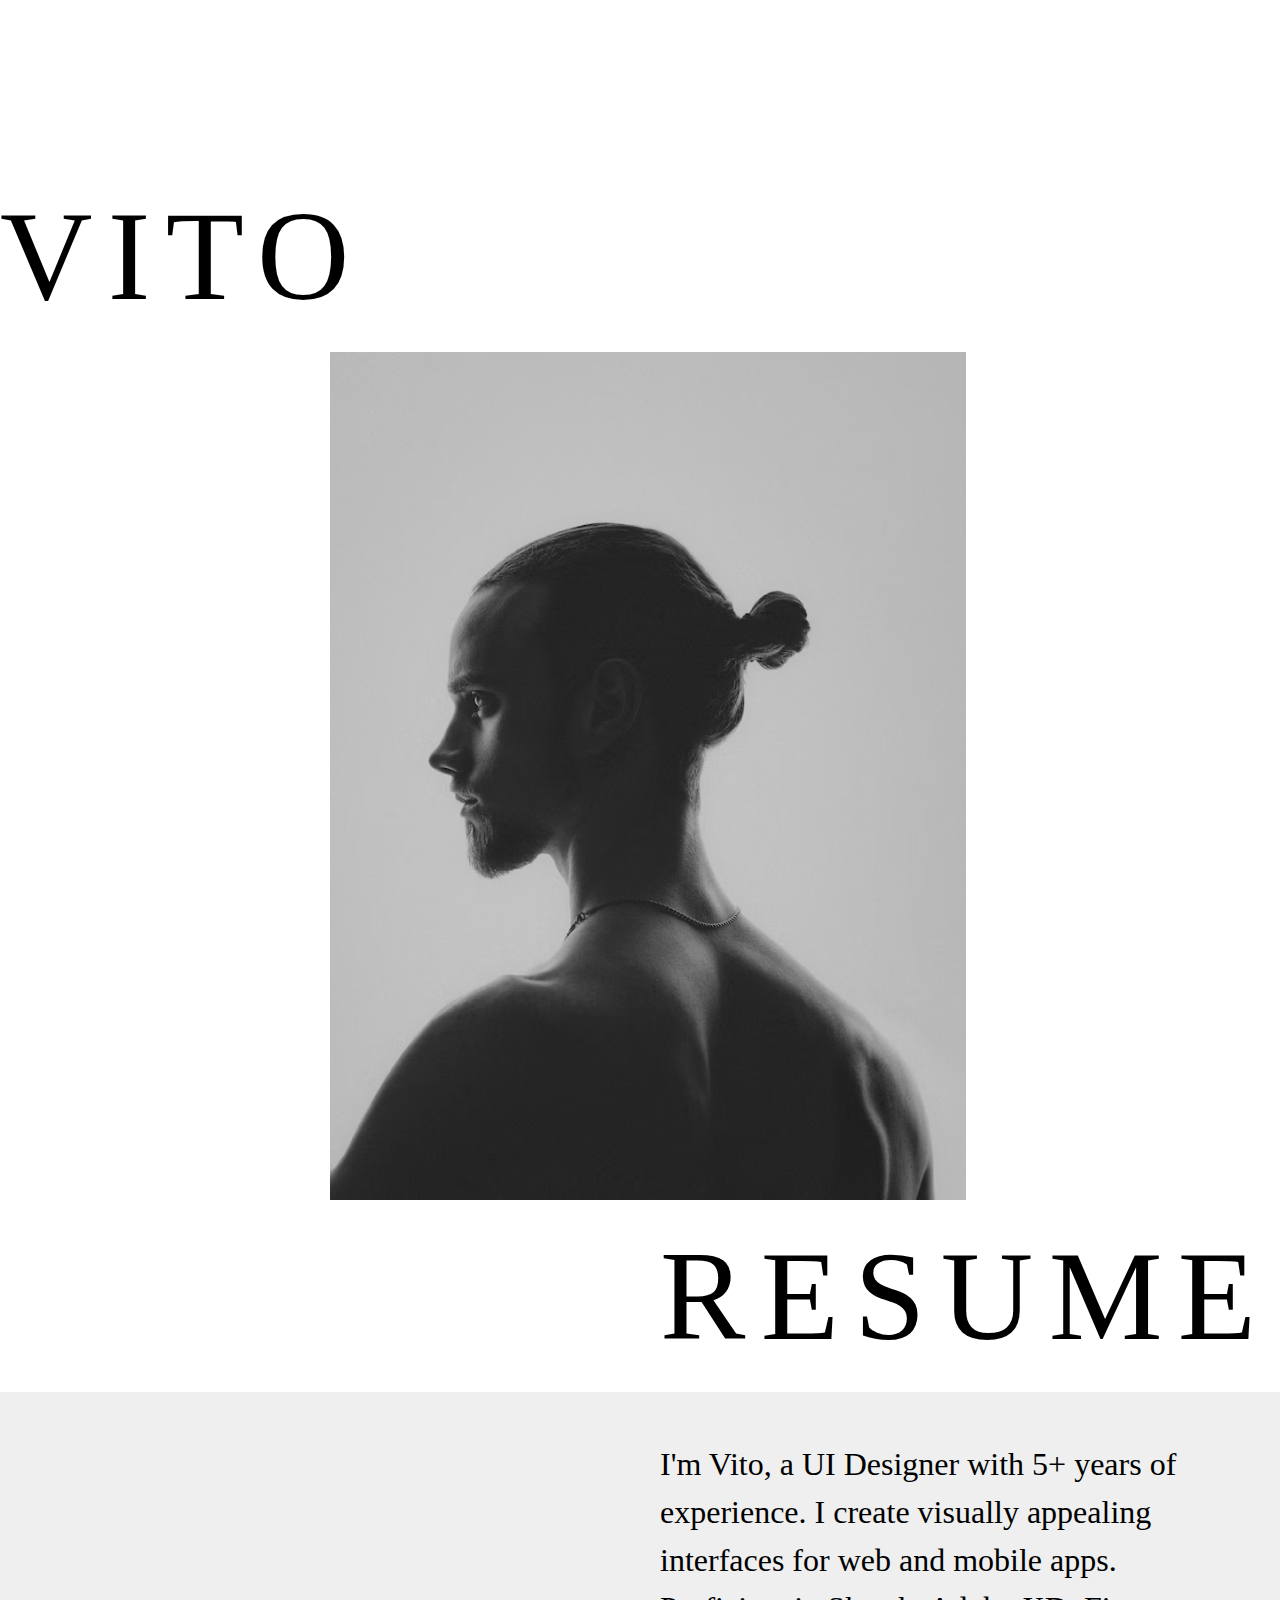
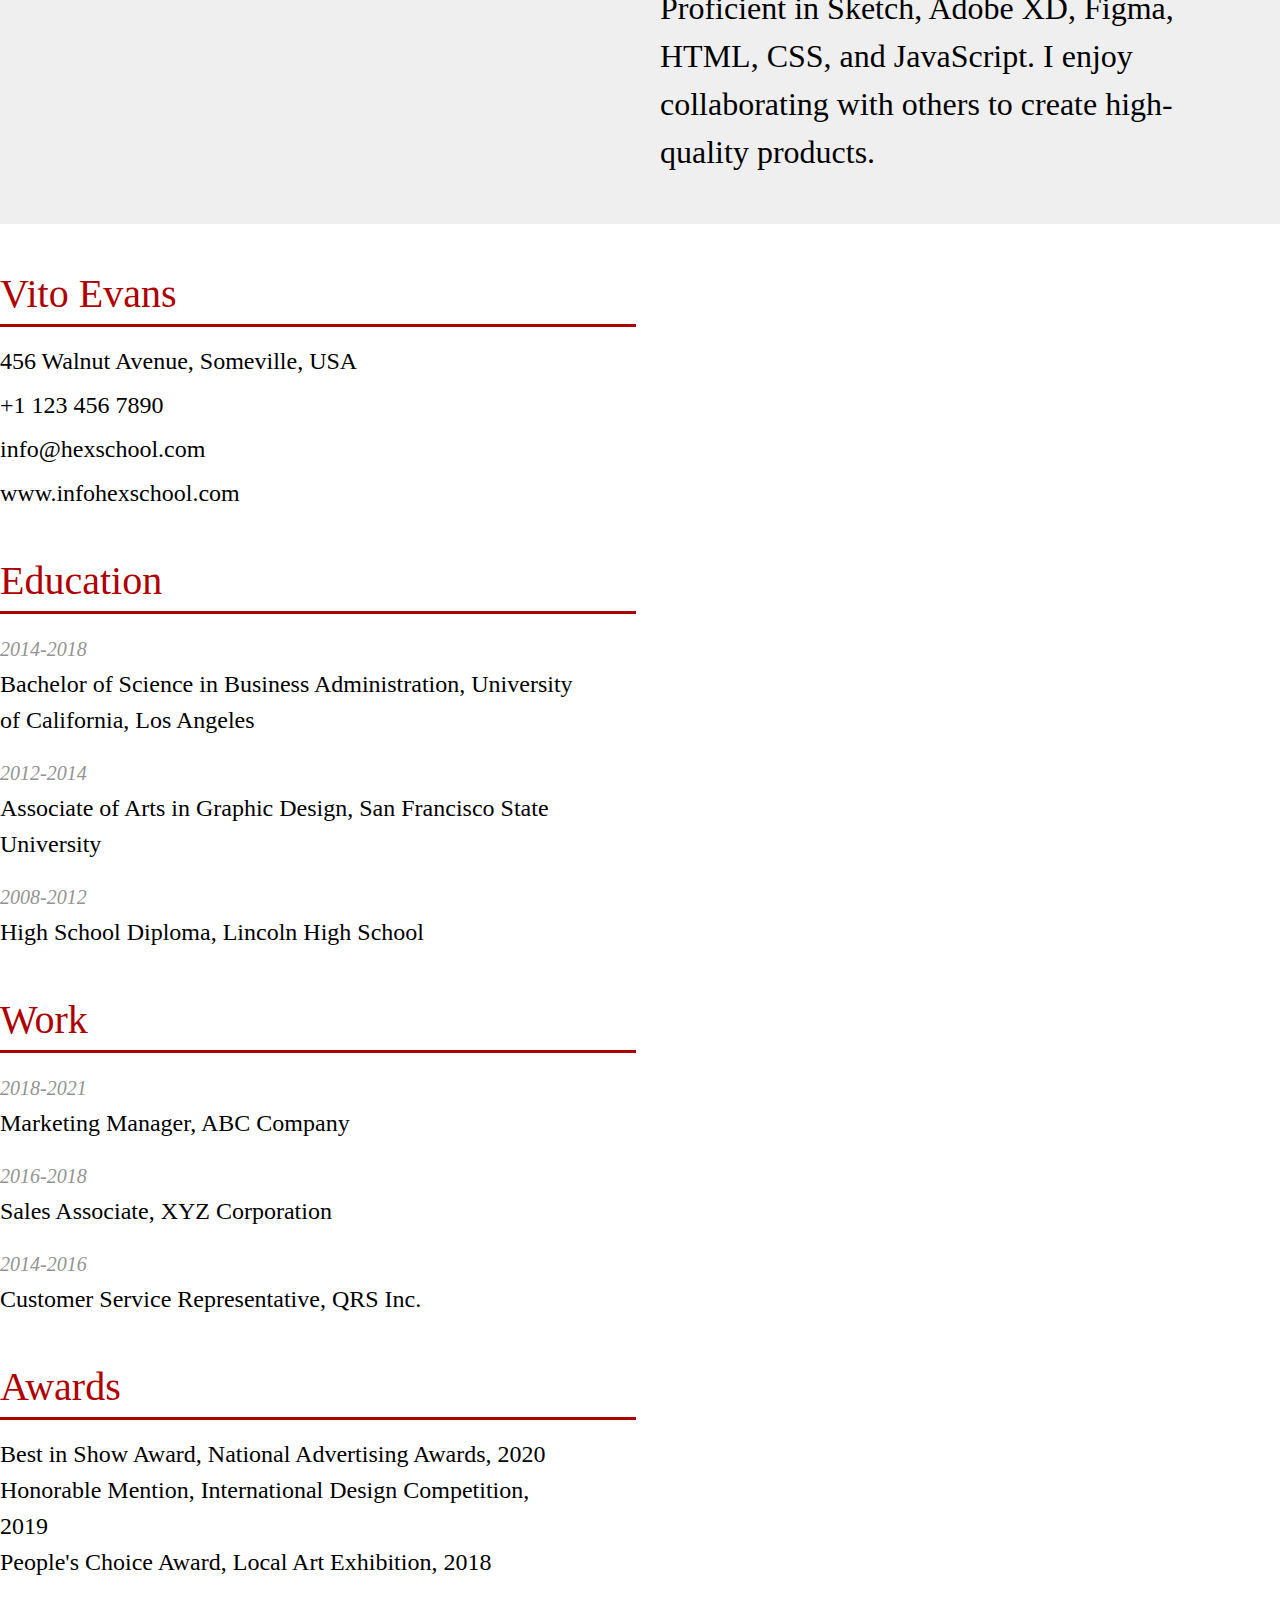
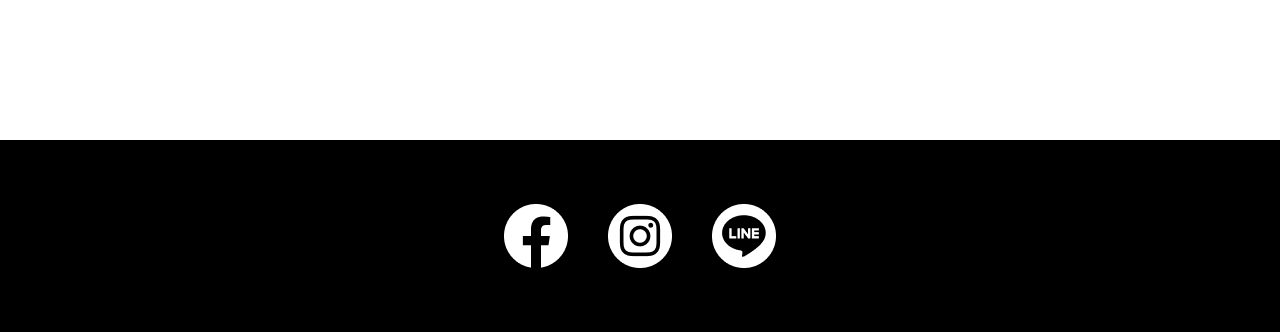
<file: week1/index.html>
<!DOCTYPE html>
<html lang="zh-hant-TW">
    <head>
        <meta charset="UTF-8">
        <meta name="viewport" content="width=device-width, initial-scale=1.0">
        <title>week1</title>
        <link rel="stylesheet" href="css/reset.css">
        <link rel="stylesheet" href="css/all.css">
    </head>
    <body>
        <header class="container">
            <h1 class="title title-top-container">VITO</h1>
            <img src="images/vito.png" alt="vito" class="img img-container">
            <h1 class="title title-bottom-container">RESUME</h1>
        </header>
        <main class="main">
            <div class="container">
                <p class="content content-container">I'm Vito, a UI Designer with 5+ years of experience. I create visually
                    appealing <br> interfaces for web and mobile apps. <br> Proficient in Sketch, Adobe XD, Figma, <br> HTML, CSS, and
                    JavaScript. I enjoy collaborating with others to create high-<br>quality products.</p>
            </div>
        </main>
        <section class="container">
            <div class="section-container">
                <div class="info-container">
                    <h2 class="info-title">Vito Evans</h2>
                    <div class="info-text">
                        456 Walnut Avenue, Someville, USA
                        <p class="info-text-item">
                            +1 123 456 7890
                        </p>
                        <p class="info-text-item">
                            info@hexschool.com
                        </p>
                        <p class="info-text-item">
                            www.infohexschool.com
                        </p>
                    </div>
                </div>
                <div class="info-container">
                    <h2 class="info-title">Education</h2>
                    <p class="info-text">
                        <span class="info-period">2014-2018</span><br>
                        Bachelor of Science in Business Administration, University <br>of California, Los Angeles
                    </p>
                    <p class="info-text">
                        <span class="info-period">2012-2014</span><br>
                        Associate of Arts in Graphic Design, San Francisco State University
                    </p>
                    <p class="info-text">
                        <span class="info-period">2008-2012</span><br>
                        High School Diploma, Lincoln High School
                    </p>
                </div>
                <div class="info-container">
                    <h2 class="info-title">Work</h2>
                    <p class="info-text">
                        <span class="info-period">2018-2021</span><br>
                        Marketing Manager, ABC Company
                    </p>
                    <p class="info-text">
                        <span class="info-period">2016-2018</span><br>
                        Sales Associate, XYZ Corporation
                    </p>
                    <p class="info-text">
                        <span class="info-period">2014-2016</span><br>
                        Customer Service Representative, QRS Inc.
                    </p>
                </div>
                <div class="info-container">
                    <h2 class="info-title">Awards</h2>
                    <p class="info-text">
                        Best in Show Award, National Advertising Awards, 2020 <br>
                        Honorable Mention, International Design Competition, <br>2019<br>
                        People's Choice Award, Local Art Exhibition, 2018
                    </p>
                </div>
            </div>
        </section>
        <footer class="footer">
            <div class="icon-container">
                <img src="images/fb.png" alt="fb" class="icon">
                <img src="images/instagram.png" alt="instagram" class="icon">
                <img src="images/line.png" alt="line" class="icon">
            </div>
        </footer>
    </body>
</html>
</file>
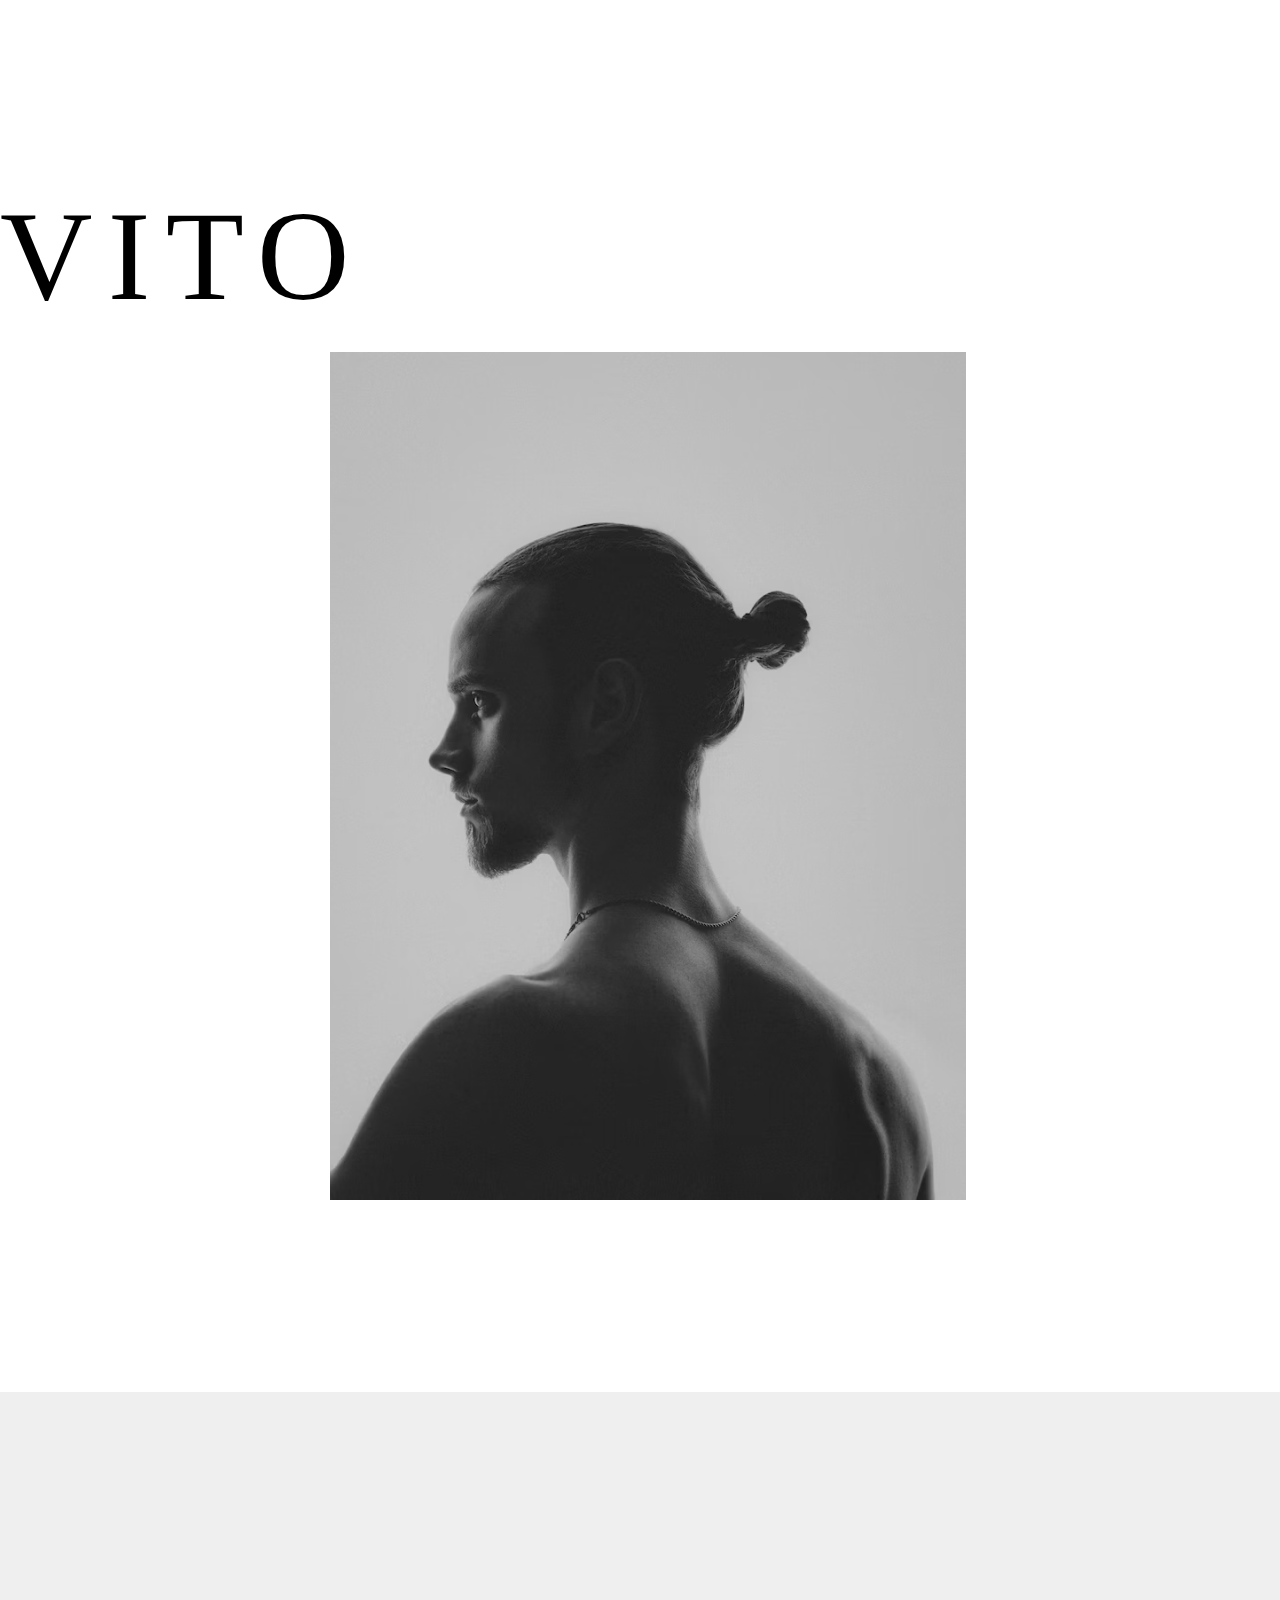
<file: week7/index.html>
<!DOCTYPE html>
<html lang="zh-TW">
    <head>
        <meta charset="UTF-8">
        <meta name="viewport" content="width=device-width, initial-scale=1.0">
        <title>week1</title>
        <link rel="stylesheet" href="css/reset.css">
        <link rel="stylesheet" href="css/all.css">
        <link rel="stylesheet" href="https://unpkg.com/aos@2.3.1/dist/aos.css">
    </head>
    <body>
        <header class="container">
            <h1 class="title title-top-container" data-aos="fade-down-right">VITO</h1>
            <img src="images/vito.png" alt="vito" class="img img-container" data-aos="flip-right">
            <h1 class="title title-bottom-container" data-aos="fade-down-left">RESUME</h1>
        </header>
        <main class="main">
            <div class="container">
                <p class="content content-container" data-aos="fade-left">I'm Vito, a UI Designer with 5+ years of experience. I create visually
                    appealing <br> interfaces for web and mobile apps. <br> Proficient in Sketch, Adobe XD, Figma, <br> HTML, CSS, and
                    JavaScript. I enjoy collaborating with others to create high-<br>quality products.</p>
            </div>
        </main>
        <section class="container">
            <div class="section-container">
                <div class="info-container" data-aos="fade-right">
                    <h2 class="info-title">Vito Evans</h2>
                    <div class="info-text">
                        456 Walnut Avenue, Someville, USA
                        <p class="info-text-item">
                            +1 123 456 7890
                        </p>
                        <p class="info-text-item">
                            info@hexschool.com
                        </p>
                        <p class="info-text-item">
                            www.infohexschool.com
                        </p>
                    </div>
                </div>
                <div class="info-container" data-aos="zoom-in-right">
                    <h2 class="info-title">Education</h2>
                    <p class="info-text">
                        <span class="info-period">2014-2018</span><br>
                        Bachelor of Science in Business Administration, University <br>of California, Los Angeles
                    </p>
                    <p class="info-text">
                        <span class="info-period">2012-2014</span><br>
                        Associate of Arts in Graphic Design, San Francisco State University
                    </p>
                    <p class="info-text">
                        <span class="info-period">2008-2012</span><br>
                        High School Diploma, Lincoln High School
                    </p>
                </div>
                <div class="info-container" data-aos="zoom-in-left">
                    <h2 class="info-title">Work</h2>
                    <p class="info-text">
                        <span class="info-period">2018-2021</span><br>
                        Marketing Manager, ABC Company
                    </p>
                    <p class="info-text">
                        <span class="info-period">2016-2018</span><br>
                        Sales Associate, XYZ Corporation
                    </p>
                    <p class="info-text">
                        <span class="info-period">2014-2016</span><br>
                        Customer Service Representative, QRS Inc.
                    </p>
                </div>
                <div class="info-container" data-aos="fade-right">
                    <h2 class="info-title">Awards</h2>
                    <p class="info-text">
                        Best in Show Award, National Advertising Awards, 2020 <br>
                        Honorable Mention, International Design Competition, <br>2019<br>
                        People's Choice Award, Local Art Exhibition, 2018
                    </p>
                </div>
            </div>
        </section>
        <footer class="footer" data-aos="fade-down">
            <div class="icon-container">
                <img src="images/fb.png" alt="fb" class="icon">
                <img src="images/instagram.png" alt="instagram" class="icon">
                <img src="images/line.png" alt="line" class="icon">
            </div>
        </footer>
        <script src="https://unpkg.com/aos@2.3.1/dist/aos.js"></script>
        <script src="js/script.js"></script>
    </body>
</html>
</file>
<file: week1/css/all.css>
* {
    font-family: Castoro;
}
.container {
    margin: 0 auto;
    width: 1296px;
    overflow: hidden; /* 不加 container 會隨著  margin 移動 */
}
.title {
    font-size: 128px;
    font-weight: 400;
    line-height: 192px;
    letter-spacing: 0.12em;
    text-align: left;
}
.title-top-container {
    width: 370px;
    height: 192px;
    margin-top: 160px;
}
.img {
    width: 636px;
    display: block;
}
.img-container {
    margin-left: 330px;
}
.title-bottom-container {
    margin-left: 660px;
}
.main {
    background: #EFEFEF;
}
.content {
    font-size: 32px;
    font-weight: 400;
    line-height: 48px;
    margin-top: 48px;
    margin-bottom: 48px;
}
.content-container {
    margin-left: 660px;
}
.section-container {
    margin-top: 40px;
    width: 636px;
    margin-bottom: 160px;
}
.info-container {
    margin-top: 40px;
}
.info-title {
    width: 636px;
    height: 60px;
    font-size: 40px;
    font-weight: 400;
    line-height: 60px;
    color: #AE0000;
    border-bottom: 3px solid #AE0000;
}
.info-text {
    font-size: 24px;
    font-weight: 400;
    line-height: 36px;
    margin-top: 16px;
}
.info-text-item {
    margin-top: 8px;   
}

.info-period {
    font-size: 20px;
    font-style: italic;
    font-weight: 400;
    line-height: 30px;
    color: #949494;
}
.footer {
    overflow: hidden;
    background: #000;
}
.icon-container {
    margin-top: 64px;
    margin-bottom: 64px;
    text-align: center;
    font-size: 0;
}
.icon {
    width: 64px;
    margin: 0 20px;
}
</file>
<file: week7/css/all.css>
* {
    font-family: Castoro;
}
.container {
    margin: 0 auto;
    width: 1296px;
    overflow: hidden; /* 不加 container 會隨著  margin 移動 */
}
.title {
    font-size: 128px;
    font-weight: 400;
    line-height: 192px;
    letter-spacing: 0.12em;
    text-align: left;
}
.title-top-container {
    width: 370px;
    height: 192px;
    margin-top: 160px;
}
.img {
    width: 636px;
    display: block;
}
.img-container {
    margin-left: 330px;
}
.title-bottom-container {
    margin-left: 660px;
}
.main {
    background: #EFEFEF;
}
.content {
    font-size: 32px;
    font-weight: 400;
    line-height: 48px;
    margin-top: 48px;
    margin-bottom: 48px;
}
.content-container {
    margin-left: 660px;
}
.section-container {
    margin-top: 40px;
    width: 636px;
    margin-bottom: 160px;
}
.info-container {
    margin-top: 40px;
}
.info-title {
    width: 636px;
    height: 60px;
    font-size: 40px;
    font-weight: 400;
    line-height: 60px;
    color: #AE0000;
    border-bottom: 3px solid #AE0000;
}
.info-text {
    font-size: 24px;
    font-weight: 400;
    line-height: 36px;
    margin-top: 16px;
}
.info-text-item {
    margin-top: 8px;   
}

.info-period {
    font-size: 20px;
    font-style: italic;
    font-weight: 400;
    line-height: 30px;
    color: #949494;
}
.footer {
    overflow: hidden;
    background: #000;
}
.icon-container {
    margin-top: 64px;
    margin-bottom: 64px;
    text-align: center;
    font-size: 0;
}
.icon {
    width: 64px;
    margin: 0 20px;
}
</file>
